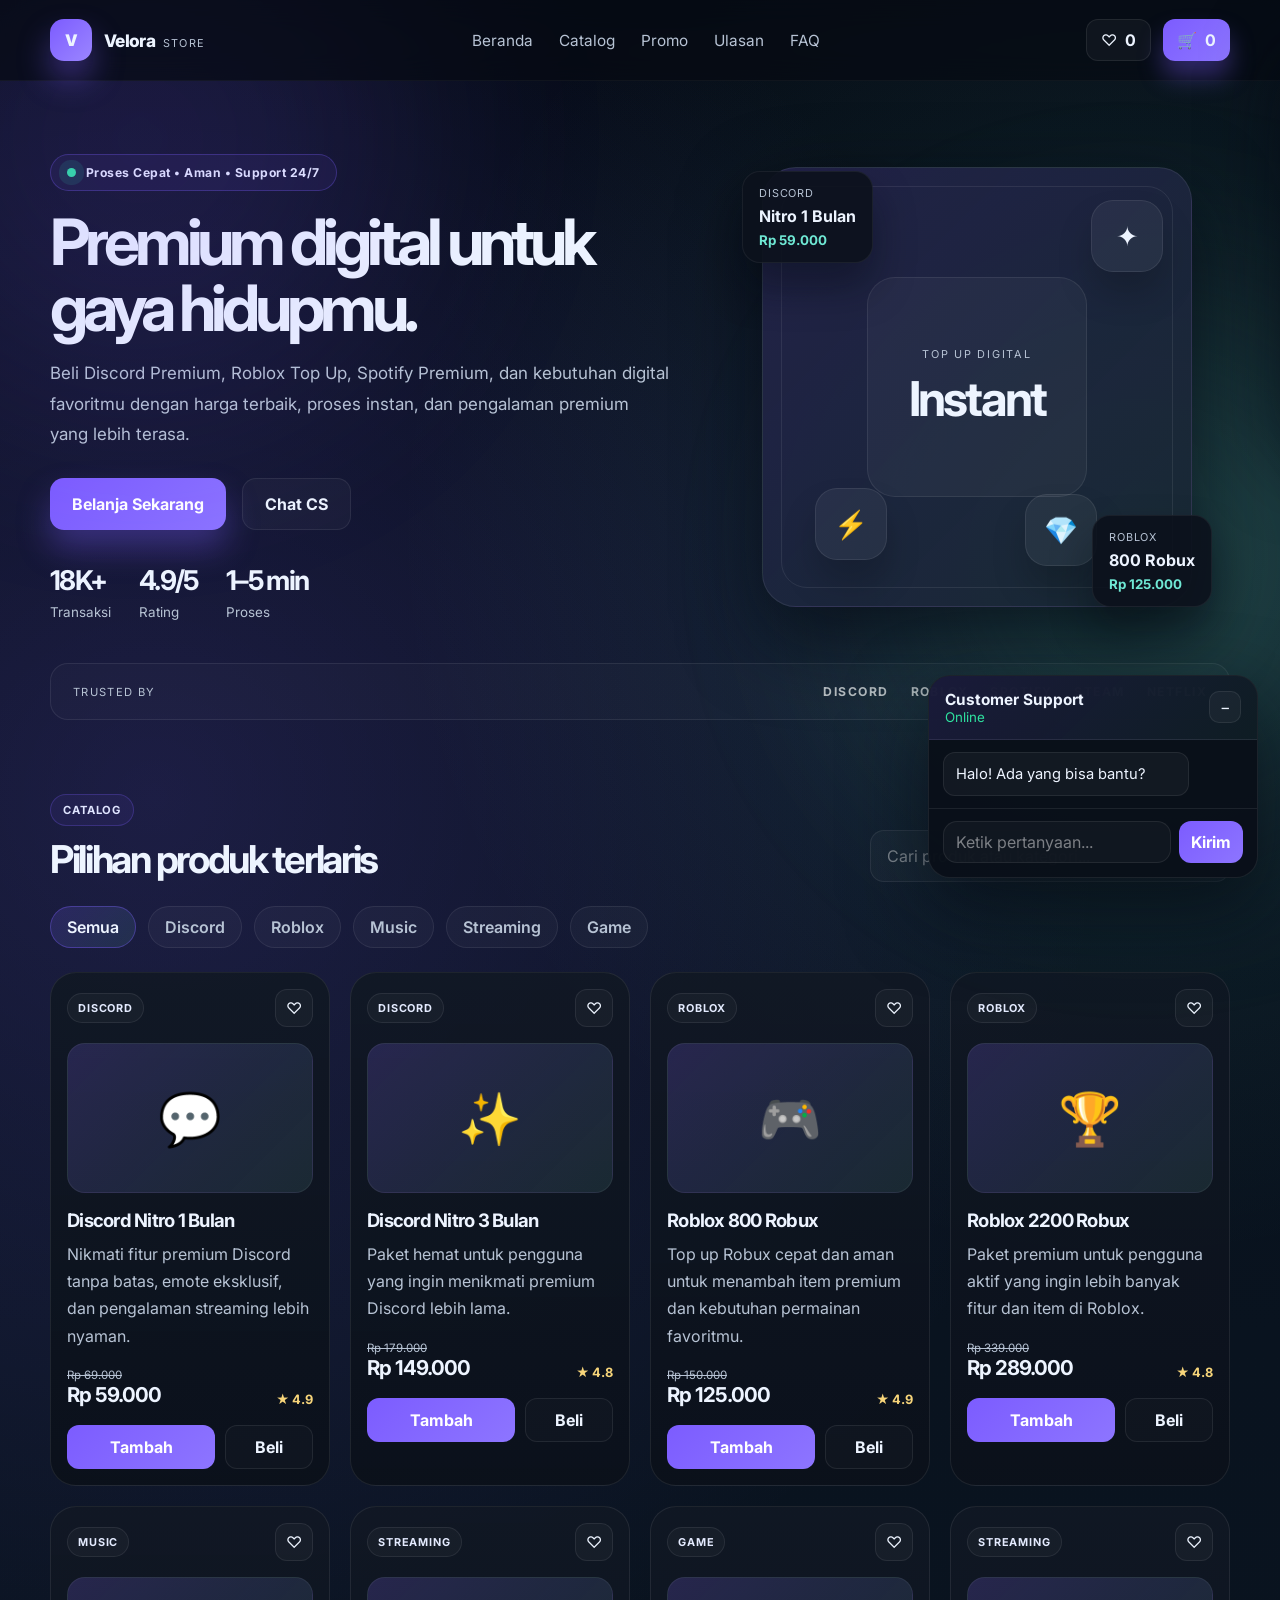
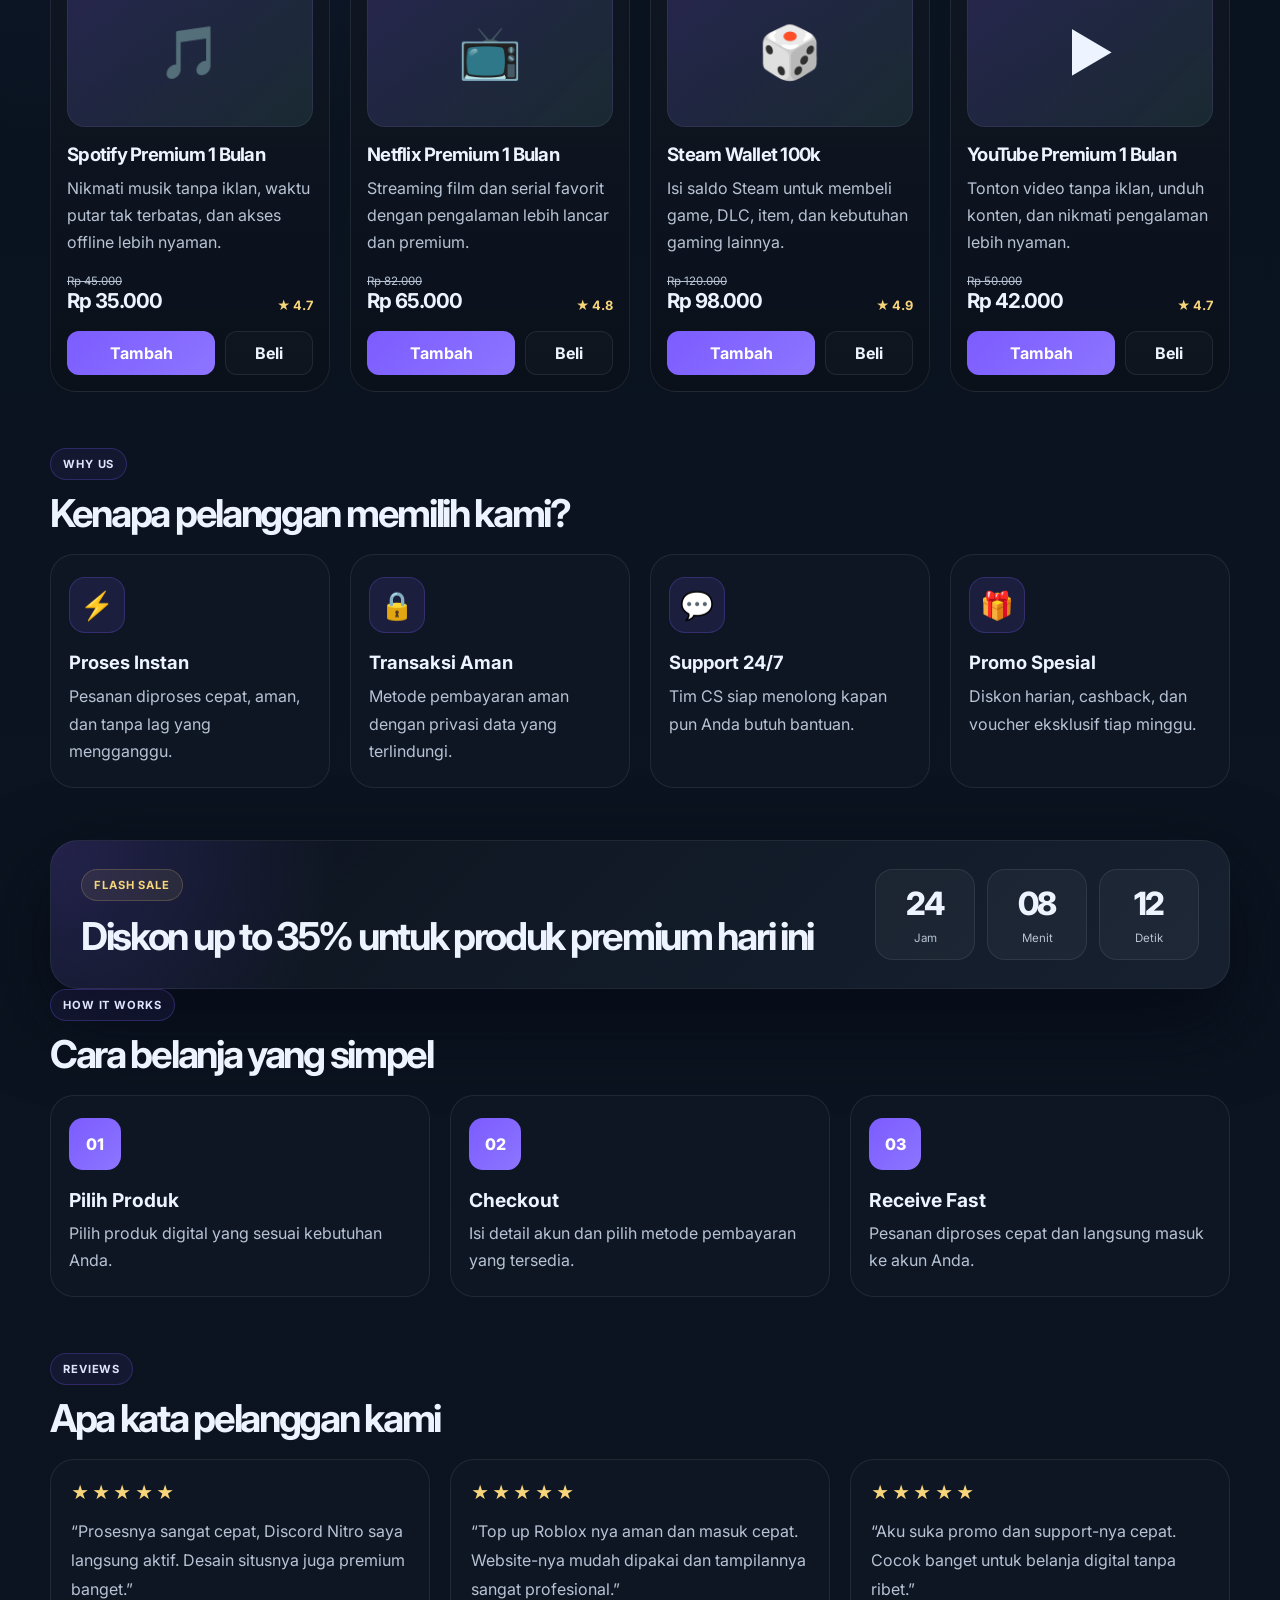
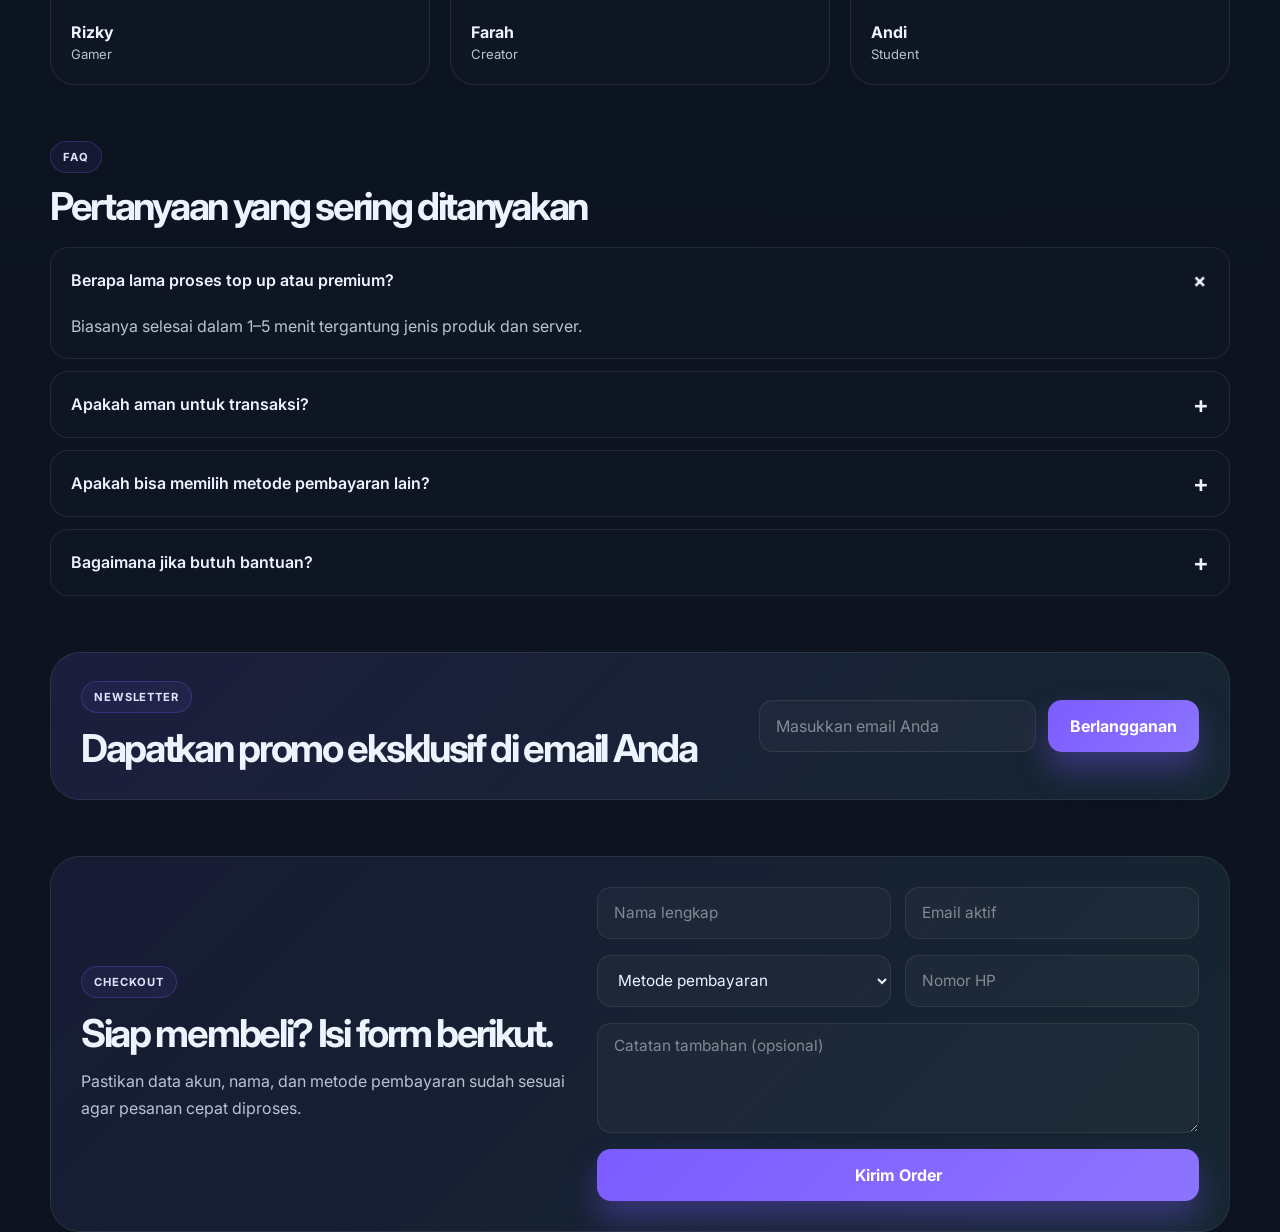
<file: index.html>
<!DOCTYPE html>
<html lang="id">
  <head>
    <meta charset="UTF-8" />
    <meta name="viewport" content="width=device-width, initial-scale=1.0" />
    <title>Velora Store | Premium Digital Shop</title>
    <meta
      name="description"
      content="Velora Store menjual Discord Premium, Roblox Top Up, Spotify Premium, dan kebutuhan digital premium lainnya."
    />
    <link rel="preconnect" href="https://fonts.googleapis.com" />
    <link rel="preconnect" href="https://fonts.gstatic.com" crossorigin />
    <link
      href="https://fonts.googleapis.com/css2?family=Inter:wght@400;500;600;700;800;900&display=swap"
      rel="stylesheet"
    />
    <link rel="stylesheet" href="styles.css" />
  </head>
  <body data-page="home">
    <div class="bg-blur blur-1"></div>
    <div class="bg-blur blur-2"></div>

    <header class="site-header">
      <div class="container nav">
        <div class="brand">
          <div class="brand-mark">V</div>
          <div class="brand-text">
            <span>Velora</span>
            <small>STORE</small>
          </div>
        </div>

        <nav class="nav-links">
          <a href="#home">Beranda</a>
          <a href="#catalog">Catalog</a>
          <a href="#promo">Promo</a>
          <a href="#reviews">Ulasan</a>
          <a href="#faq">FAQ</a>
        </nav>

        <div class="nav-actions">
          <button class="icon-pill" id="wishlistBtn" aria-label="Wishlist">
            <span>♡</span>
            <b id="wishlistCount">0</b>
          </button>

          <button class="icon-pill cart-pill" id="cartToggle" aria-label="Keranjang">
            <span>🛒</span>
            <b id="cartCount">0</b>
          </button>
        </div>
      </div>
    </header>

    <main id="home">
      <section class="hero">
        <div class="container hero-grid">
          <div class="hero-copy">
            <div class="badge">
              <span class="dot"></span>
              Proses Cepat • Aman • Support 24/7
            </div>

            <h1>Premium digital untuk gaya hidupmu.</h1>

            <p>
              Beli Discord Premium, Roblox Top Up, Spotify Premium, dan kebutuhan
              digital favoritmu dengan harga terbaik, proses instan, dan pengalaman
              premium yang lebih terasa.
            </p>

            <div class="hero-actions">
              <a href="#catalog" class="btn primary-btn">Belanja Sekarang</a>
              <button class="btn secondary-btn" id="openSupport">Chat CS</button>
            </div>

            <div class="stats">
              <div>
                <strong>18K+</strong>
                <span>Transaksi</span>
              </div>
              <div>
                <strong>4.9/5</strong>
                <span>Rating</span>
              </div>
              <div>
                <strong>1–5 min</strong>
                <span>Proses</span>
              </div>
            </div>
          </div>

          <div class="hero-visual">
            <div class="float-card card-one">
              <span>Discord</span>
              <strong>Nitro 1 Bulan</strong>
              <small>Rp 59.000</small>
            </div>

            <div class="float-card card-two">
              <span>Roblox</span>
              <strong>800 Robux</strong>
              <small>Rp 125.000</small>
            </div>

            <div class="showcase">
              <div class="orb orb-a">✦</div>
              <div class="orb orb-b">⚡</div>
              <div class="orb orb-c">💎</div>

              <div class="showcase-center">
                <span>Top Up Digital</span>
                <h3>Instant</h3>
              </div>
            </div>
          </div>
        </div>
      </section>

      <section class="trust">
        <div class="container trust-bar">
          <span>Trusted By</span>
          <div class="trust-list">
            <span>DISCORD</span>
            <span>ROBLOX</span>
            <span>SPOTIFY</span>
            <span>STEAM</span>
            <span>NETFLIX</span>
          </div>
        </div>
      </section>

      <section class="catalog" id="catalog">
        <div class="container">
          <div class="section-head">
            <div>
              <span class="eyebrow">Catalog</span>
              <h2>Pilihan produk terlaris</h2>
            </div>

            <div class="search-wrap">
              <input
                id="searchInput"
                type="text"
                placeholder="Cari produk atau kategori..."
              />
            </div>
          </div>

          <div class="filter-row">
            <button class="filter-btn active" data-category="all">Semua</button>
            <button class="filter-btn" data-category="discord">Discord</button>
            <button class="filter-btn" data-category="roblox">Roblox</button>
            <button class="filter-btn" data-category="music">Music</button>
            <button class="filter-btn" data-category="streaming">Streaming</button>
            <button class="filter-btn" data-category="game">Game</button>
          </div>

          <div class="product-grid" id="productGrid"></div>
        </div>
      </section>

      <section class="features">
        <div class="container">
          <div class="section-head slim">
            <div>
              <span class="eyebrow">Why Us</span>
              <h2>Kenapa pelanggan memilih kami?</h2>
            </div>
          </div>

          <div class="feature-grid">
            <article class="feature-card">
              <div class="feature-icon">⚡</div>
              <h3>Proses Instan</h3>
              <p>Pesanan diproses cepat, aman, dan tanpa lag yang mengganggu.</p>
            </article>

            <article class="feature-card">
              <div class="feature-icon">🔒</div>
              <h3>Transaksi Aman</h3>
              <p>Metode pembayaran aman dengan privasi data yang terlindungi.</p>
            </article>

            <article class="feature-card">
              <div class="feature-icon">💬</div>
              <h3>Support 24/7</h3>
              <p>Tim CS siap menolong kapan pun Anda butuh bantuan.</p>
            </article>

            <article class="feature-card">
              <div class="feature-icon">🎁</div>
              <h3>Promo Spesial</h3>
              <p>Diskon harian, cashback, dan voucher eksklusif tiap minggu.</p>
            </article>
          </div>
        </div>
      </section>

      <section class="promo-section" id="promo">
        <div class="container promo-banner">
          <div>
            <span class="eyebrow accent">Flash Sale</span>
            <h2>Diskon up to 35% untuk produk premium hari ini</h2>
          </div>

          <div class="countdown">
            <div>
              <span id="hours">00</span>
              <small>Jam</small>
            </div>
            <div>
              <span id="minutes">00</span>
              <small>Menit</small>
            </div>
            <div>
              <span id="seconds">00</span>
              <small>Detik</small>
            </div>
          </div>
        </div>
      </section>

      <section class="steps">
        <div class="container">
          <div class="section-head slim">
            <div>
              <span class="eyebrow">How It Works</span>
              <h2>Cara belanja yang simpel</h2>
            </div>
          </div>

          <div class="step-grid">
            <div class="step-card">
              <span>01</span>
              <h3>Pilih Produk</h3>
              <p>Pilih produk digital yang sesuai kebutuhan Anda.</p>
            </div>

            <div class="step-card">
              <span>02</span>
              <h3>Checkout</h3>
              <p>Isi detail akun dan pilih metode pembayaran yang tersedia.</p>
            </div>

            <div class="step-card">
              <span>03</span>
              <h3>Receive Fast</h3>
              <p>Pesanan diproses cepat dan langsung masuk ke akun Anda.</p>
            </div>
          </div>
        </div>
      </section>

      <section class="reviews" id="reviews">
        <div class="container">
          <div class="section-head slim">
            <div>
              <span class="eyebrow">Reviews</span>
              <h2>Apa kata pelanggan kami</h2>
            </div>
          </div>

          <div class="review-grid">
            <article class="review-card">
              <div class="stars">★★★★★</div>
              <p>
                “Prosesnya sangat cepat, Discord Nitro saya langsung aktif.
                Desain situsnya juga premium banget.”
              </p>
              <div class="reviewer">
                <strong>Rizky</strong>
                <span>Gamer</span>
              </div>
            </article>

            <article class="review-card">
              <div class="stars">★★★★★</div>
              <p>
                “Top up Roblox nya aman dan masuk cepat. Website-nya mudah
                dipakai dan tampilannya sangat profesional.”
              </p>
              <div class="reviewer">
                <strong>Farah</strong>
                <span>Creator</span>
              </div>
            </article>

            <article class="review-card">
              <div class="stars">★★★★★</div>
              <p>
                “Aku suka promo dan support-nya cepat. Cocok banget untuk
                belanja digital tanpa ribet.”
              </p>
              <div class="reviewer">
                <strong>Andi</strong>
                <span>Student</span>
              </div>
            </article>
          </div>
        </div>
      </section>

      <section class="faq-section" id="faq">
        <div class="container">
          <div class="section-head slim">
            <div>
              <span class="eyebrow">FAQ</span>
              <h2>Pertanyaan yang sering ditanyakan</h2>
            </div>
          </div>

          <div class="faq-list">
            <div class="faq-item active">
              <button class="faq-question">
                Berapa lama proses top up atau premium?
                <span>+</span>
              </button>
              <div class="faq-answer">
                <p>Biasanya selesai dalam 1–5 menit tergantung jenis produk dan server.</p>
              </div>
            </div>

            <div class="faq-item">
              <button class="faq-question">
                Apakah aman untuk transaksi?
                <span>+</span>
              </button>
              <div class="faq-answer">
                <p>Ya, semua transaksi dilakukan melalui sistem yang aman dan data Anda terlindungi.</p>
              </div>
            </div>

            <div class="faq-item">
              <button class="faq-question">
                Apakah bisa memilih metode pembayaran lain?
                <span>+</span>
              </button>
              <div class="faq-answer">
                <p>Tersedia E-Wallet, transfer bank, dan QRIS sesuai kebutuhan Anda.</p>
              </div>
            </div>

            <div class="faq-item">
              <button class="faq-question">
                Bagaimana jika butuh bantuan?
                <span>+</span>
              </button>
              <div class="faq-answer">
                <p>Anda bisa menghubungi CS melalui fitur chat yang tersedia 24/7.</p>
              </div>
            </div>
          </div>
        </div>
      </section>

      <section class="newsletter">
        <div class="container newsletter-box">
          <div>
            <span class="eyebrow">Newsletter</span>
            <h2>Dapatkan promo eksklusif di email Anda</h2>
          </div>

          <form class="newsletter-form" id="newsletterForm">
            <input type="email" placeholder="Masukkan email Anda" required />
            <button type="submit" class="btn primary-btn">Berlangganan</button>
          </form>
        </div>
      </section>

      <section class="checkout">
        <div class="container">
          <div class="checkout-box">
            <div class="checkout-copy">
              <span class="eyebrow">Checkout</span>
              <h2>Siap membeli? Isi form berikut.</h2>
              <p>
                Pastikan data akun, nama, dan metode pembayaran sudah sesuai agar
                pesanan cepat diproses.
              </p>
            </div>

            <form id="orderForm" class="order-form">
              <div class="form-row">
                <input type="text" name="customerName" placeholder="Nama lengkap" required />
                <input type="email" name="customerEmail" placeholder="Email aktif" required />
              </div>

              <div class="form-row">
                <select name="paymentMethod" required>
                  <option value="">Metode pembayaran</option>
                  <option value="E-Wallet">E-Wallet</option>
                  <option value="Bank Transfer">Bank Transfer</option>
                  <option value="QRIS">QRIS</option>
                </select>

                <input type="text" name="customerPhone" placeholder="Nomor HP" required />
              </div>

              <textarea rows="5" name="notes" placeholder="Catatan tambahan (opsional)"></textarea>

              <button type="submit" class="btn primary-btn full-width">
                Kirim Order
              </button>
            </form>
          </div>
        </div>
      </section>
    </main>

    <aside class="cart-panel" id="cartPanel">
      <div class="cart-header">
        <h3>Keranjang</h3>
        <button class="close-btn" id="closeCart">✕</button>
      </div>

      <div class="cart-items" id="cartItems">
        <div class="empty-state">
          <div class="empty-emoji">🛍️</div>
          <p>Keranjang masih kosong</p>
        </div>
      </div>

      <div class="cart-footer">
        <div class="summary-row">
          <span>Subtotal</span>
          <strong id="subtotalPrice">Rp 0</strong>
        </div>
        <button class="btn primary-btn full-width" id="checkoutNow">Checkout</button>
      </div>
    </aside>

    <div class="toast" id="toast"></div>

    <div class="chat-widget" id="chatWidget">
      <div class="chat-header">
        <div class="chat-label">
          <strong>Customer Support</strong>
          <small>Online</small>
        </div>
        <button id="toggleChat">−</button>
      </div>

      <div class="chat-body" id="chatBody">
        <div class="chat-msg bot">Halo! Ada yang bisa bantu?</div>
      </div>

      <form id="chatForm" class="chat-form">
        <input type="text" id="chatInput" placeholder="Ketik pertanyaan..." autocomplete="off" />
        <button type="submit">Kirim</button>
      </form>
    </div>

    <script src="app.js"></script>
  </body>
          </html>
</file>
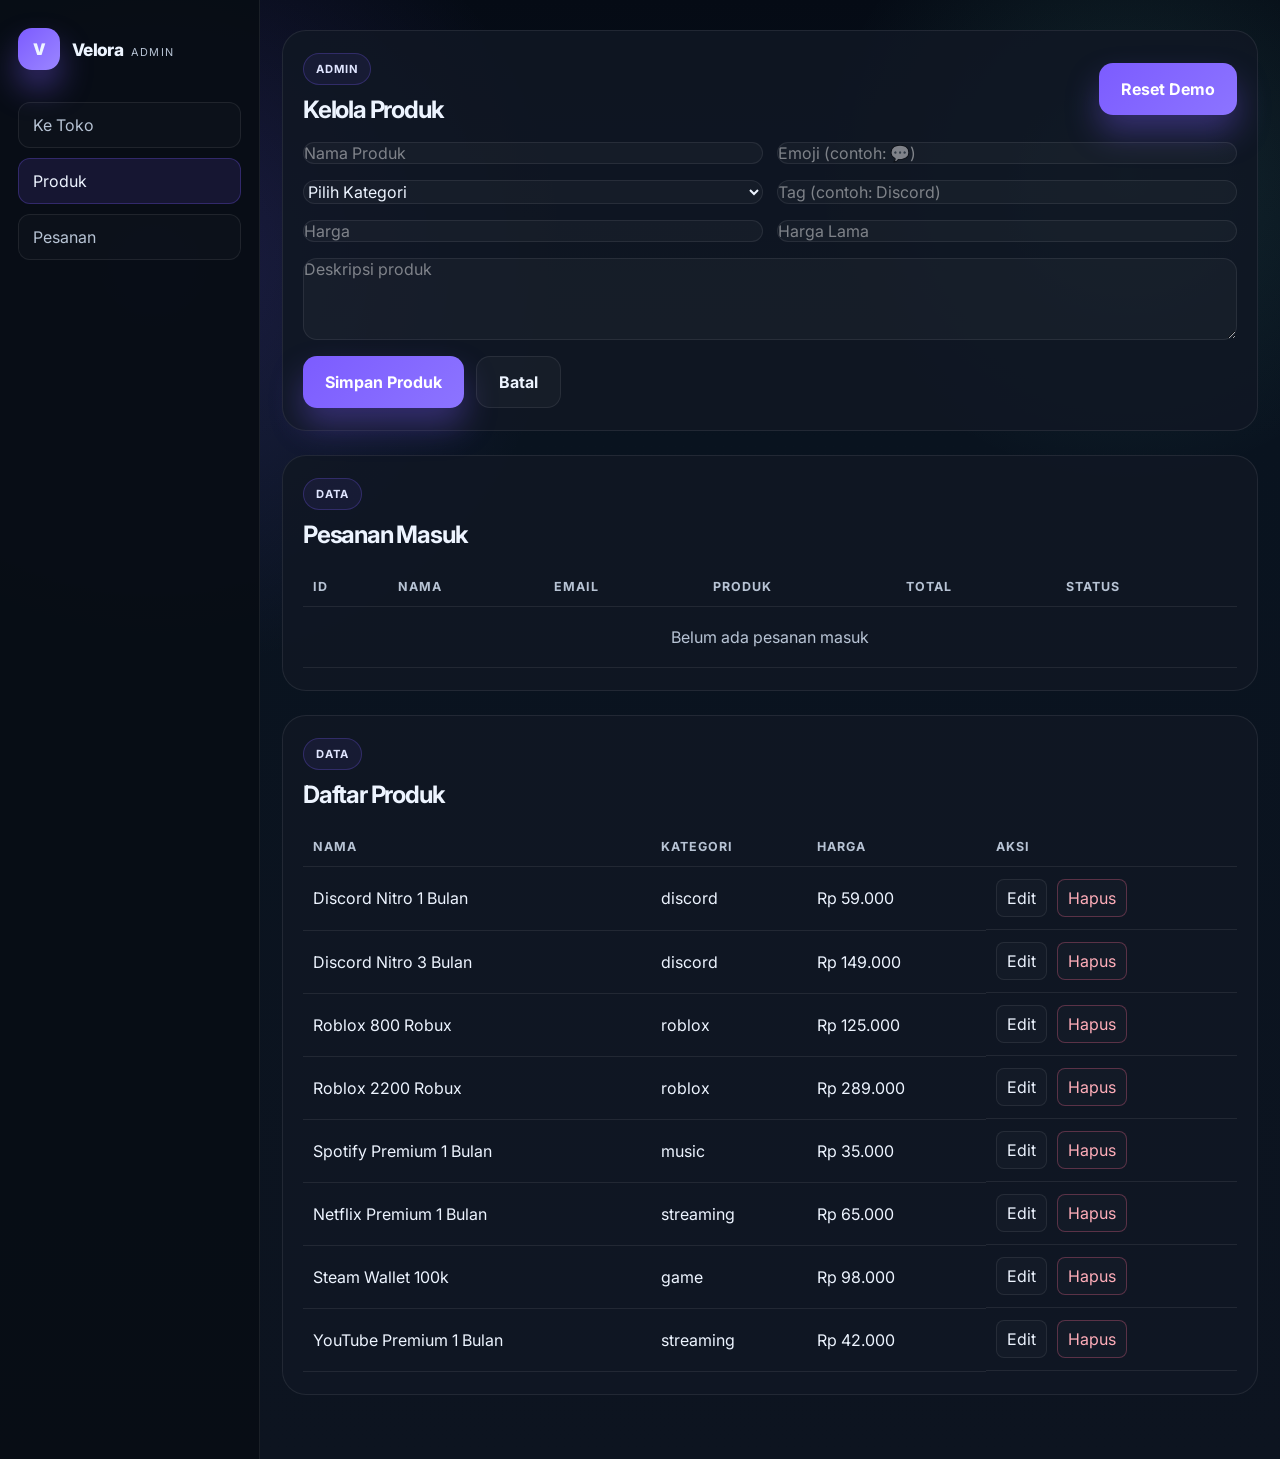
<file: admin.html>
<!DOCTYPE html>
<html lang="id">
  <head>
    <meta charset="UTF-8" />
    <meta name="viewport" content="width=device-width, initial-scale=1.0" />
    <title>Velora Admin Panel</title>
    <link rel="preconnect" href="https://fonts.googleapis.com" />
    <link rel="preconnect" href="https://fonts.gstatic.com" crossorigin />
    <link
      href="https://fonts.googleapis.com/css2?family=Inter:wght@400;500;600;700;800;900&display=swap"
      rel="stylesheet"
    />
    <link rel="stylesheet" href="styles.css" />
  </head>
  <body data-page="admin">
    <div class="admin-wrapper">
      <aside class="admin-sidebar">
        <div class="brand">
          <div class="brand-mark">V</div>
          <div class="brand-text">
            <span>Velora</span>
            <small>ADMIN</small>
          </div>
        </div>

        <nav class="admin-nav">
          <a href="index.html">Ke Toko</a>
          <a href="admin.html" class="active">Produk</a>
          <a href="#orders">Pesanan</a>
        </nav>
      </aside>

      <main class="admin-main">
        <section class="admin-panel">
          <div class="admin-heading">
            <div>
              <span class="eyebrow">Admin</span>
              <h1>Kelola Produk</h1>
            </div>
            <button class="btn primary-btn" id="resetDemoBtn">Reset Demo</button>
          </div>

          <form id="productForm" class="admin-form">
            <div class="form-row">
              <input type="text" id="productName" placeholder="Nama Produk" required />
              <input type="text" id="productEmoji" placeholder="Emoji (contoh: 💬)" required />
            </div>

            <div class="form-row">
              <select id="productCategory" required>
                <option value="">Pilih Kategori</option>
                <option value="discord">Discord</option>
                <option value="roblox">Roblox</option>
                <option value="music">Music</option>
                <option value="streaming">Streaming</option>
                <option value="game">Game</option>
              </select>

              <input type="text" id="productTag" placeholder="Tag (contoh: Discord)" required />
            </div>

            <div class="form-row">
              <input type="number" id="productPrice" placeholder="Harga" required min="1000" />
              <input type="number" id="productOldPrice" placeholder="Harga Lama" min="1000" />
            </div>

            <textarea id="productDescription" rows="4" placeholder="Deskripsi produk" required></textarea>

            <div class="admin-form-actions">
              <button type="submit" class="btn primary-btn">Simpan Produk</button>
              <button type="button" class="btn secondary-btn" id="cancelEditBtn">Batal</button>
            </div>
          </form>
        </section>

        <section class="admin-panel" id="orders">
          <div class="admin-heading">
            <div>
              <span class="eyebrow">Data</span>
              <h2>Pesanan Masuk</h2>
            </div>
          </div>

          <div class="table-wrap">
            <table class="admin-table">
              <thead>
                <tr>
                  <th>ID</th>
                  <th>Nama</th>
                  <th>Email</th>
                  <th>Produk</th>
                  <th>Total</th>
                  <th>Status</th>
                </tr>
              </thead>
              <tbody id="ordersTableBody"></tbody>
            </table>
          </div>
        </section>

        <section class="admin-panel">
          <div class="admin-heading">
            <div>
              <span class="eyebrow">Data</span>
              <h2>Daftar Produk</h2>
            </div>
          </div>

          <div class="table-wrap">
            <table class="admin-table">
              <thead>
                <tr>
                  <th>Nama</th>
                  <th>Kategori</th>
                  <th>Harga</th>
                  <th>Aksi</th>
                </tr>
              </thead>
              <tbody id="productsTableBody"></tbody>
            </table>
          </div>
        </section>
      </main>
    </div>

    <script src="app.js"></script>
  </body>
                </html>
</file>
<file: styles.css>
:root {
  --bg: #060c15;
  --bg-2: #0d1421;
  --panel: rgba(18, 24, 38, 0.9);
  --panel-2: rgba(11, 17, 27, 0.95);
  --line: rgba(255, 255, 255, 0.08);
  --text: #edf4ff;
  --muted: #b7c3d4;
  --primary: #7c5cff;
  --primary-2: #6fe8d4;
  --gold: #f7d57a;
  --red: #ff6c91;
  --success: #2fe2a0;
  --shadow: 0 30px 80px rgba(4, 9, 18, 0.7);
}

* {
  box-sizing: border-box;
  margin: 0;
  padding: 0;
}

html {
  scroll-behavior: smooth;
}

body {
  font-family: "Inter", sans-serif;
  background:
    radial-gradient(circle at 12% 18%, rgba(124, 92, 255, 0.18), transparent 25%),
    radial-gradient(circle at 88% 12%, rgba(111, 232, 212, 0.12), transparent 18%),
    linear-gradient(180deg, #050b15 0%, #09131f 30%, #0d1420 100%);
  color: var(--text);
  min-height: 100vh;
  overflow-x: hidden;
}

a {
  text-decoration: none;
  color: inherit;
}

button,
input,
select,
textarea {
  font: inherit;
}

button {
  border: none;
  cursor: pointer;
}

input,
select,
textarea {
  width: 100%;
  border-radius: 14px;
  border: 1px solid var(--line);
  background: rgba(255, 255, 255, 0.03);
  color: var(--text);
  outline: none;
  transition: border-color 0.2s ease, box-shadow 0.2s ease;
}

input::placeholder,
textarea::placeholder {
  color: rgba(255, 255, 255, 0.45);
}

input:focus,
select:focus,
textarea:focus {
  border-color: rgba(124, 92, 255, 0.72);
  box-shadow: 0 0 0 4px rgba(124, 92, 255, 0.08);
}

.bg-blur {
  position: fixed;
  width: 520px;
  height: 520px;
  border-radius: 50%;
  filter: blur(120px);
  opacity: 0.15;
  pointer-events: none;
}

.blur-1 {
  background: #7c5cff;
  left: -120px;
  top: -120px;
}

.blur-2 {
  background: #6fe8d4;
  right: -120px;
  bottom: 80px;
}

.container {
  width: min(1180px, calc(100% - 32px));
  margin: 0 auto;
}

.site-header {
  position: sticky;
  top: 0;
  z-index: 40;
  backdrop-filter: blur(14px);
  background: rgba(7, 11, 19, 0.7);
  border-bottom: 1px solid rgba(255, 255, 255, 0.04);
}

.nav {
  display: flex;
  align-items: center;
  justify-content: space-between;
  min-height: 80px;
}

.brand {
  display: flex;
  align-items: center;
  gap: 12px;
}

.brand-mark {
  width: 42px;
  height: 42px;
  border-radius: 14px;
  display: grid;
  place-items: center;
  font-weight: 900;
  background: linear-gradient(135deg, var(--primary), #9b86ff);
  box-shadow: 0 18px 32px rgba(124, 92, 255, 0.4);
}

.brand-text {
  display: flex;
  align-items: baseline;
  gap: 8px;
}

.brand-text span {
  font-size: 1.08rem;
  font-weight: 800;
  letter-spacing: -0.04em;
}

.brand-text small {
  color: var(--muted);
  font-size: 0.68rem;
  letter-spacing: 0.12em;
}

.nav-links {
  display: flex;
  align-items: center;
  gap: 26px;
  color: var(--muted);
  font-size: 0.96rem;
}

.nav-links a:hover {
  color: var(--text);
}

.nav-actions {
  display: flex;
  align-items: center;
  gap: 12px;
}

.icon-pill {
  display: inline-flex;
  align-items: center;
  gap: 8px;
  min-height: 42px;
  padding: 0 14px;
  border-radius: 12px;
  background: rgba(255, 255, 255, 0.04);
  border: 1px solid var(--line);
  color: var(--text);
}

.cart-pill {
  background: linear-gradient(135deg, var(--primary), #8d76ff);
  border: none;
  box-shadow: 0 16px 25px rgba(124, 92, 255, 0.35);
}

.hero {
  padding-top: 56px;
  padding-bottom: 18px;
}

.hero-grid {
  display: grid;
  grid-template-columns: 1.12fr 0.88fr;
  gap: 30px;
  align-items: center;
}

.badge {
  display: inline-flex;
  align-items: center;
  gap: 10px;
  padding: 10px 16px;
  border-radius: 999px;
  background: rgba(124, 92, 255, 0.08);
  border: 1px solid rgba(124, 92, 255, 0.3);
  color: #e7ecff;
  font-size: 0.76rem;
  font-weight: 700;
  letter-spacing: 0.04em;
}

.dot {
  width: 9px;
  height: 9px;
  border-radius: 50%;
  background: var(--success);
  box-shadow: 0 0 0 8px rgba(47, 226, 160, 0.12);
}

.hero-copy h1 {
  margin-top: 18px;
  max-width: 650px;
  font-size: clamp(2.9rem, 5vw, 5rem);
  line-height: 1.02;
  letter-spacing: -0.08em;
}

.hero-copy p {
  margin-top: 18px;
  max-width: 620px;
  font-size: 1.06rem;
  line-height: 1.8;
  color: var(--muted);
}

.hero-actions {
  margin-top: 28px;
  display: flex;
  align-items: center;
  gap: 16px;
}

.btn {
  display: inline-flex;
  align-items: center;
  justify-content: center;
  min-height: 52px;
  padding: 0 22px;
  border-radius: 14px;
  font-weight: 700;
  transition: transform 0.2s ease, box-shadow 0.2s ease;
}

.primary-btn {
  background: linear-gradient(135deg, var(--primary), #8c74ff);
  color: white;
  box-shadow: 0 18px 32px rgba(124, 92, 255, 0.34);
}

.secondary-btn {
  background: rgba(255, 255, 255, 0.03);
  border: 1px solid var(--line);
  color: var(--text);
}

.btn:hover {
  transform: translateY(-2px);
}

.stats {
  margin-top: 34px;
  display: flex;
  flex-wrap: wrap;
  gap: 28px;
}

.stats div {
  display: flex;
  flex-direction: column;
  gap: 7px;
}

.stats strong {
  font-size: 1.7rem;
  letter-spacing: -0.06em;
}

.stats span {
  color: var(--muted);
  font-size: 0.84rem;
}

.hero-visual {
  position: relative;
  min-height: 500px;
  display: grid;
  place-items: center;
}

.showcase {
  position: relative;
  width: min(430px, 100%);
  height: 440px;
  border-radius: 34px;
  background:
    linear-gradient(135deg, rgba(124, 92, 255, 0.18), rgba(111, 232, 212, 0.08)),
    rgba(15, 22, 34, 0.9);
  border: 1px solid rgba(255, 255, 255, 0.08);
  box-shadow: var(--shadow);
  overflow: hidden;
}

.showcase::before {
  content: "";
  position: absolute;
  inset: 18px;
  border-radius: 26px;
  border: 1px solid rgba(255, 255, 255, 0.08);
}

.showcase-center {
  position: absolute;
  left: 50%;
  top: 50%;
  transform: translate(-50%, -50%);
  width: 220px;
  height: 220px;
  border-radius: 28px;
  display: flex;
  flex-direction: column;
  align-items: center;
  justify-content: center;
  background: rgba(255, 255, 255, 0.04);
  border: 1px solid rgba(255, 255, 255, 0.08);
  z-index: 1;
}

.showcase-center span {
  font-size: 0.68rem;
  letter-spacing: 0.16em;
  text-transform: uppercase;
  color: var(--muted);
}

.showcase-center h3 {
  margin-top: 8px;
  font-size: clamp(2.2rem, 4vw, 3rem);
  letter-spacing: -0.06em;
}

.orb {
  position: absolute;
  width: 72px;
  height: 72px;
  display: grid;
  place-items: center;
  border-radius: 22px;
  background: rgba(255, 255, 255, 0.05);
  border: 1px solid rgba(255, 255, 255, 0.08);
  box-shadow: 0 22px 34px rgba(0, 0, 0, 0.18);
  z-index: 2;
  font-size: 1.7rem;
}

.orb-a {
  top: 32px;
  right: 28px;
}

.orb-b {
  left: 52px;
  bottom: 46px;
}

.orb-c {
  right: 94px;
  bottom: 40px;
}

.float-card {
  position: absolute;
  display: flex;
  flex-direction: column;
  gap: 6px;
  padding: 14px 16px;
  border-radius: 18px;
  background: rgba(12, 18, 29, 0.92);
  border: 1px solid rgba(255, 255, 255, 0.06);
  box-shadow: 0 24px 40px rgba(5, 9, 16, 0.42);
  z-index: 3;
}

.float-card span {
  color: var(--muted);
  font-size: 0.68rem;
  letter-spacing: 0.08em;
  text-transform: uppercase;
}

.float-card strong {
  font-size: 1rem;
}

.float-card small {
  color: var(--primary-2);
  font-weight: 700;
}

.card-one {
  left: 18px;
  top: 34px;
}

.card-two {
  right: 18px;
  bottom: 30px;
}

.trust {
  padding: 8px 0 18px;
}

.trust-bar {
  display: flex;
  align-items: center;
  justify-content: space-between;
  gap: 20px;
  padding: 20px 22px;
  border-radius: 18px;
  background: rgba(255, 255, 255, 0.02);
  border: 1px solid var(--line);
}

.trust-bar > span {
  color: var(--muted);
  text-transform: uppercase;
  letter-spacing: 0.12em;
  font-size: 0.7rem;
}

.trust-list {
  display: flex;
  flex-wrap: wrap;
  justify-content: flex-end;
  gap: 22px;
  color: rgba(255, 255, 255, 0.72);
  font-weight: 700;
  letter-spacing: 0.12em;
  font-size: 0.76rem;
}

.catalog,
.features,
.reviews,
.faq-section,
.newsletter,
.checkout {
  padding-top: 56px;
}

.section-head {
  display: flex;
  justify-content: space-between;
  align-items: end;
  gap: 24px;
  margin-bottom: 24px;
}

.section-head.slim {
  margin-bottom: 18px;
}

.eyebrow {
  display: inline-flex;
  align-items: center;
  padding: 8px 12px;
  border-radius: 999px;
  background: rgba(124, 92, 255, 0.08);
  border: 1px solid rgba(124, 92, 255, 0.26);
  color: #e0e5ff;
  font-size: 0.7rem;
  letter-spacing: 0.08em;
  text-transform: uppercase;
  font-weight: 700;
}

.eyebrow.accent {
  background: rgba(247, 213, 122, 0.08);
  border-color: rgba(247, 213, 122, 0.18);
  color: #f7d57a;
}

.section-head h2 {
  margin-top: 10px;
  font-size: clamp(2rem, 3vw, 3rem);
  letter-spacing: -0.06em;
}

.search-wrap {
  width: min(360px, 100%);
}

.search-wrap input {
  min-height: 52px;
  padding: 0 16px;
}

.filter-row {
  display: flex;
  flex-wrap: wrap;
  gap: 12px;
  margin-bottom: 24px;
}

.filter-btn {
  min-height: 42px;
  padding: 0 16px;
  border-radius: 999px;
  background: rgba(255, 255, 255, 0.03);
  border: 1px solid var(--line);
  color: var(--muted);
  font-weight: 600;
}

.filter-btn.active {
  background: linear-gradient(135deg, rgba(124, 92, 255, 0.18), rgba(111, 232, 212, 0.1));
  color: var(--text);
  border-color: rgba(124, 92, 255, 0.38);
}

.product-grid {
  display: grid;
  grid-template-columns: repeat(4, minmax(0, 1fr));
  gap: 20px;
}

.product-card {
  background: linear-gradient(180deg, rgba(17, 24, 36, 0.92), rgba(11, 17, 27, 0.98));
  border: 1px solid var(--line);
  border-radius: 26px;
  padding: 16px;
  transition: transform 0.2s ease, border-color 0.2s ease, box-shadow 0.2s ease;
}

.product-card:hover {
  transform: translateY(-4px);
  border-color: rgba(124, 92, 255, 0.38);
  box-shadow: 0 18px 34px rgba(8, 13, 22, 0.25);
}

.product-top {
  display: flex;
  align-items: center;
  justify-content: space-between;
  margin-bottom: 16px;
}

.product-tag {
  padding: 7px 10px;
  border-radius: 999px;
  border: 1px solid var(--line);
  background: rgba(255, 255, 255, 0.03);
  color: #e4ebff;
  font-size: 0.68rem;
  letter-spacing: 0.08em;
  font-weight: 700;
  text-transform: uppercase;
}

.wish-btn {
  width: 38px;
  height: 38px;
  border-radius: 12px;
  background: rgba(255, 255, 255, 0.03);
  border: 1px solid var(--line);
  color: var(--text);
}

.wish-btn.active {
  background: rgba(255, 108, 145, 0.12);
  border-color: rgba(255, 108, 145, 0.26);
  color: #ff9ab3;
}

.product-art {
  width: 100%;
  height: 150px;
  display: grid;
  place-items: center;
  border-radius: 18px;
  font-size: 3.2rem;
  background:
    linear-gradient(135deg, rgba(124, 92, 255, 0.18), rgba(111, 232, 212, 0.08)),
    rgba(255, 255, 255, 0.02);
  border: 1px solid rgba(255, 255, 255, 0.06);
}

.product-card h3 {
  margin-top: 16px;
  font-size: 1.16rem;
  letter-spacing: -0.04em;
}

.product-card p {
  margin-top: 10px;
  min-height: 74px;
  color: var(--muted);
  line-height: 1.7;
}

.meta-row {
  display: flex;
  align-items: end;
  justify-content: space-between;
  gap: 12px;
  margin-top: 18px;
}

.price-wrap {
  display: flex;
  flex-direction: column;
}

.price-wrap small {
  color: var(--muted);
  text-decoration: line-through;
  font-size: 0.72rem;
}

.price-wrap strong {
  font-size: 1.28rem;
  letter-spacing: -0.05em;
}

.rating {
  color: var(--gold);
  font-size: 0.8rem;
  font-weight: 700;
}

.product-actions {
  display: flex;
  gap: 10px;
  margin-top: 18px;
}

.add-cart,
.quick-buy {
  min-height: 44px;
  border-radius: 12px;
  font-weight: 700;
}

.add-cart {
  flex: 1;
  background: linear-gradient(135deg, var(--primary), #8d75ff);
  color: white;
}

.quick-buy {
  min-width: 88px;
  background: rgba(255, 255, 255, 0.02);
  border: 1px solid var(--line);
  color: var(--text);
}

.feature-grid {
  display: grid;
  grid-template-columns: repeat(4, minmax(0, 1fr));
  gap: 20px;
}

.feature-card {
  background: rgba(16, 23, 36, 0.84);
  border: 1px solid var(--line);
  border-radius: 24px;
  padding: 22px 18px;
}

.feature-icon {
  width: 56px;
  height: 56px;
  display: grid;
  place-items: center;
  border-radius: 16px;
  background: rgba(124, 92, 255, 0.12);
  border: 1px solid rgba(124, 92, 255, 0.26);
  font-size: 1.7rem;
}

.feature-card h3 {
  margin-top: 18px;
  font-size: 1.15rem;
}

.feature-card p {
  margin-top: 10px;
  color: var(--muted);
  line-height: 1.7;
}

.promo-section {
  padding-top: 52px;
}

.promo-banner {
  display: flex;
  justify-content: space-between;
  align-items: center;
  gap: 20px;
  padding: 28px 30px;
  border-radius: 28px;
  background:
    radial-gradient(circle at top left, rgba(124, 92, 255, 0.2), transparent 24%),
    linear-gradient(135deg, rgba(13, 20, 31, 0.96), rgba(24, 34, 49, 0.92));
  border: 1px solid rgba(255, 255, 255, 0.06);
  box-shadow: var(--shadow);
}

.promo-banner h2 {
  margin-top: 12px;
  font-size: clamp(1.9rem, 3vw, 3rem);
  letter-spacing: -0.06em;
}

.countdown {
  display: flex;
  align-items: center;
  gap: 12px;
  flex-wrap: wrap;
}

.countdown > div {
  min-width: 100px;
  display: flex;
  flex-direction: column;
  align-items: center;
  gap: 8px;
  padding: 14px 12px;
  border-radius: 18px;
  background: rgba(255, 255, 255, 0.04);
  border: 1px solid var(--line);
}

.countdown span {
  font-size: 2rem;
  font-weight: 800;
  letter-spacing: -0.06em;
}

.countdown small {
  color: var(--muted);
  font-size: 0.72rem;
}

.step-grid {
  display: grid;
  grid-template-columns: repeat(3, minmax(0, 1fr));
  gap: 20px;
}

.step-card {
  background: rgba(16, 23, 36, 0.84);
  border: 1px solid var(--line);
  border-radius: 24px;
  padding: 22px 18px;
}

.step-card span {
  display: inline-flex;
  align-items: center;
  justify-content: center;
  width: 52px;
  height: 52px;
  border-radius: 14px;
  background: linear-gradient(135deg, var(--primary), #8d75ff);
  font-weight: 800;
  color: white;
}

.step-card h3 {
  margin-top: 18px;
  font-size: 1.2rem;
}

.step-card p {
  margin-top: 8px;
  color: var(--muted);
  line-height: 1.7;
}

.review-grid {
  display: grid;
  grid-template-columns: repeat(3, minmax(0, 1fr));
  gap: 20px;
}

.review-card {
  background: rgba(16, 23, 36, 0.84);
  border: 1px solid var(--line);
  border-radius: 24px;
  padding: 22px 20px;
}

.stars {
  margin-bottom: 14px;
  color: var(--gold);
  letter-spacing: 0.18em;
  font-size: 1.1rem;
}

.review-card p {
  color: var(--muted);
  line-height: 1.8;
}

.reviewer {
  margin-top: 18px;
  display: flex;
  flex-direction: column;
  gap: 4px;
}

.reviewer span {
  color: var(--muted);
  font-size: 0.82rem;
}

.faq-list {
  display: grid;
  gap: 12px;
}

.faq-item {
  background: rgba(16, 23, 36, 0.84);
  border: 1px solid var(--line);
  border-radius: 18px;
  overflow: hidden;
}

.faq-question {
  width: 100%;
  display: flex;
  align-items: center;
  justify-content: space-between;
  gap: 16px;
  background: transparent;
  color: var(--text);
  text-align: left;
  padding: 18px 20px;
  font-weight: 600;
}

.faq-question span {
  font-size: 1.5rem;
  transition: transform 0.2s ease;
}

.faq-answer {
  max-height: 0;
  overflow: hidden;
  transition: max-height 0.3s ease;
}

.faq-answer p {
  padding: 0 20px 18px;
  color: var(--muted);
  line-height: 1.7;
}

.faq-item.active .faq-answer {
  max-height: 140px;
}

.faq-item.active .faq-question span {
  transform: rotate(45deg);
}

.newsletter-box {
  display: flex;
  justify-content: space-between;
  align-items: center;
  gap: 24px;
  padding: 28px 30px;
  border-radius: 30px;
  background:
    linear-gradient(135deg, rgba(124, 92, 255, 0.12), rgba(111, 232, 212, 0.08)),
    rgba(16, 23, 36, 0.86);
  border: 1px solid rgba(255, 255, 255, 0.08);
}

.newsletter-box h2 {
  margin-top: 12px;
  font-size: clamp(1.9rem, 3vw, 3rem);
  letter-spacing: -0.06em;
}

.newsletter-form {
  display: flex;
  align-items: center;
  gap: 12px;
  width: min(440px, 100%);
}

.newsletter-form input {
  min-height: 52px;
  padding: 0 16px;
}

.checkout-box {
  display: grid;
  grid-template-columns: 0.9fr 1.1fr;
  gap: 24px;
  align-items: center;
  padding: 30px;
  border-radius: 30px;
  background:
    linear-gradient(135deg, rgba(124, 92, 255, 0.08), rgba(111, 232, 212, 0.08)),
    rgba(16, 23, 36, 0.86);
  border: 1px solid var(--line);
}

.checkout-copy h2 {
  margin-top: 12px;
  font-size: clamp(2rem, 3vw, 3rem);
  letter-spacing: -0.06em;
}

.checkout-copy p {
  margin-top: 12px;
  color: var(--muted);
  line-height: 1.7;
}

.order-form {
  display: flex;
  flex-direction: column;
  gap: 16px;
}

.form-row {
  display: grid;
  grid-template-columns: repeat(2, minmax(0, 1fr));
  gap: 14px;
}

.order-form input,
.order-form select,
.order-form textarea {
  min-height: 52px;
  padding: 0 16px;
  font-size: 0.96rem;
}

.order-form textarea {
  min-height: 110px;
  resize: vertical;
  padding-top: 12px;
}

.full-width {
  width: 100%;
}

.cart-panel {
  position: fixed;
  top: 22px;
  right: 22px;
  width: min(390px, calc(100% - 20px));
  max-height: calc(100vh - 40px);
  background: rgba(10, 16, 25, 0.98);
  border: 1px solid var(--line);
  border-radius: 28px;
  box-shadow: var(--shadow);
  overflow: hidden;
  z-index: 90;
  transform: translateX(calc(100% + 28px));
  transition: transform 0.25s ease;
}

.cart-panel.open {
  transform: translateX(0);
}

.cart-header,
.cart-footer {
  padding: 18px 18px 0;
}

.cart-header {
  display: flex;
  align-items: center;
  justify-content: space-between;
  padding-bottom: 12px;
  border-bottom: 1px solid var(--line);
}

.close-btn {
  width: 38px;
  height: 38px;
  border-radius: 12px;
  background: rgba(255, 255, 255, 0.04);
  border: 1px solid var(--line);
  color: var(--text);
}

.cart-items {
  max-height: 420px;
  overflow-y: auto;
  padding: 18px;
}

.empty-state {
  display: grid;
  place-items: center;
  min-height: 180px;
  text-align: center;
  color: var(--muted);
}

.empty-emoji {
  font-size: 2rem;
  margin-bottom: 12px;
}

.cart-item {
  display: grid;
  grid-template-columns: 64px 1fr auto;
  gap: 14px;
  align-items: center;
  padding: 12px 0;
  border-bottom: 1px solid var(--line);
}

.cart-item-art {
  width: 64px;
  height: 64px;
  border-radius: 16px;
  display: grid;
  place-items: center;
  font-size: 1.5rem;
  background: linear-gradient(135deg, rgba(124, 92, 255, 0.18), rgba(111, 232, 212, 0.1));
  border: 1px solid rgba(255, 255, 255, 0.06);
}

.cart-item-info h4 {
  font-size: 0.96rem;
  margin-bottom: 4px;
}

.cart-item-info span {
  color: var(--muted);
  font-size: 0.75rem;
}

.cart-item-price {
  margin-top: 8px;
  font-weight: 700;
}

.remove-item {
  color: #ff9bb4;
  background: transparent;
  font-size: 0.82rem;
}

.cart-footer {
  padding-top: 14px;
  padding-bottom: 18px;
  border-top: 1px solid var(--line);
}

.summary-row {
  display: flex;
  justify-content: space-between;
  align-items: center;
  margin-bottom: 14px;
}

.toast {
  position: fixed;
  left: 50%;
  bottom: 26px;
  transform: translate(-50%, 18px);
  background: rgba(16, 23, 36, 0.98);
  border: 1px solid var(--line);
  border-radius: 12px;
  box-shadow: var(--shadow);
  padding: 12px 18px;
  color: var(--text);
  opacity: 0;
  pointer-events: none;
  transition: all 0.25s ease;
  z-index: 100;
}

.toast.show {
  opacity: 1;
  transform: translate(-50%, 0);
}

.chat-widget {
  position: fixed;
  right: 22px;
  bottom: 22px;
  width: min(330px, calc(100% - 24px));
  background: rgba(10, 16, 25, 0.98);
  border: 1px solid var(--line);
  border-radius: 22px;
  box-shadow: var(--shadow);
  overflow: hidden;
  z-index: 110;
}

.chat-header {
  display: flex;
  justify-content: space-between;
  align-items: center;
  gap: 12px;
  padding: 14px 16px;
  background: linear-gradient(135deg, rgba(124, 92, 255, 0.14), rgba(111, 232, 212, 0.06));
  border-bottom: 1px solid var(--line);
}

.chat-label {
  display: flex;
  flex-direction: column;
}

.chat-label strong {
  font-size: 0.96rem;
}

.chat-label small {
  color: var(--success);
}

.chat-header button {
  width: 32px;
  height: 32px;
  border-radius: 10px;
  background: rgba(255, 255, 255, 0.04);
  border: 1px solid var(--line);
  color: var(--text);
}

.chat-body {
  display: flex;
  flex-direction: column;
  gap: 10px;
  max-height: 260px;
  overflow-y: auto;
  padding: 12px 14px;
}

.chat-msg {
  max-width: 82%;
  padding: 10px 12px;
  border-radius: 12px;
  line-height: 1.5;
  font-size: 0.92rem;
}

.chat-msg.bot {
  background: rgba(255, 255, 255, 0.04);
  border: 1px solid var(--line);
}

.chat-msg.user {
  align-self: flex-end;
  background: linear-gradient(135deg, var(--primary), #8d75ff);
  color: white;
}

.chat-form {
  display: flex;
  align-items: center;
  gap: 8px;
  padding: 12px 14px 14px;
  border-top: 1px solid var(--line);
}

.chat-form input {
  flex: 1;
  min-height: 42px;
  padding: 0 12px;
}

.chat-form button {
  min-height: 42px;
  padding: 0 12px;
  border-radius: 12px;
  background: linear-gradient(135deg, var(--primary), #8d75ff);
  color: white;
  font-weight: 700;
}

.admin-wrapper {
  display: grid;
  grid-template-columns: 260px 1fr;
  min-height: 100vh;
}

.admin-sidebar {
  background: rgba(8, 13, 21, 0.96);
  border-right: 1px solid var(--line);
  padding: 28px 18px;
}

.admin-nav {
  margin-top: 32px;
  display: grid;
  gap: 10px;
}

.admin-nav a {
  padding: 12px 14px;
  border-radius: 12px;
  background: rgba(255, 255, 255, 0.02);
  border: 1px solid var(--line);
  color: var(--muted);
}

.admin-nav a.active {
  color: var(--text);
  background: rgba(124, 92, 255, 0.12);
  border-color: rgba(124, 92, 255, 0.28);
}

.admin-main {
  padding: 30px 22px 40px;
}

.admin-panel {
  background: rgba(16, 23, 36, 0.88);
  border: 1px solid var(--line);
  border-radius: 24px;
  padding: 22px 20px;
  margin-bottom: 24px;
}

.admin-heading {
  display: flex;
  justify-content: space-between;
  align-items: center;
  gap: 16px;
  margin-bottom: 18px;
}

.admin-heading h1,
.admin-heading h2 {
  margin-top: 10px;
  letter-spacing: -0.05em;
}

.admin-form {
  display: grid;
  gap: 16px;
}

.admin-form-actions {
  display: flex;
  align-items: center;
  gap: 12px;
}

.table-wrap {
  overflow-x: auto;
}

.admin-table {
  width: 100%;
  border-collapse: collapse;
}

.admin-table th,
.admin-table td {
  padding: 12px 10px;
  text-align: left;
  border-bottom: 1px solid var(--line);
}

.admin-table th {
  color: var(--muted);
  font-size: 0.78rem;
  text-transform: uppercase;
  letter-spacing: 0.08em;
}

.table-actions {
  display: flex;
  gap: 10px;
}

.table-btn {
  padding: 8px 10px;
  border-radius: 8px;
  color: var(--text);
  background: rgba(255, 255, 255, 0.02);
  border: 1px solid var(--line);
}

.table-btn.delete {
  color: #ffadb9;
  border-color: rgba(255, 108, 145, 0.3);
}

@media (max-width: 980px) {
  .nav-links {
    display: none;
  }

  .hero-grid,
  .checkout-box,
  .admin-wrapper {
    grid-template-columns: 1fr;
  }

  .product-grid,
  .feature-grid {
    grid-template-columns: repeat(2, minmax(0, 1fr));
  }

  .newsletter-box,
  .promo-banner {
    flex-direction: column;
    align-items: flex-start;
  }
}

@media (max-width: 640px) {
  .product-grid,
  .feature-grid,
  .review-grid,
  .step-grid,
  .form-row {
    grid-template-columns: 1fr;
  }

  .section-head {
    flex-direction: column;
    align-items: flex-start;
  }

  .hero {
    padding-top: 42px;
  }

  .hero-copy h1 {
    font-size: 2.8rem;
  }

  .hero-actions {
    flex-direction: column;
    align-items: stretch;
  }

  .hero-actions .btn {
    width: 100%;
  }

  .search-wrap,
  .newsletter-form {
    width: 100%;
  }

  .newsletter-form {
    flex-direction: column;
    align-items: stretch;
  }

  .cart-panel {
    right: 12px;
    top: 12px;
    width: min(360px, calc(100% - 18px));
  }
                     }
</file>
